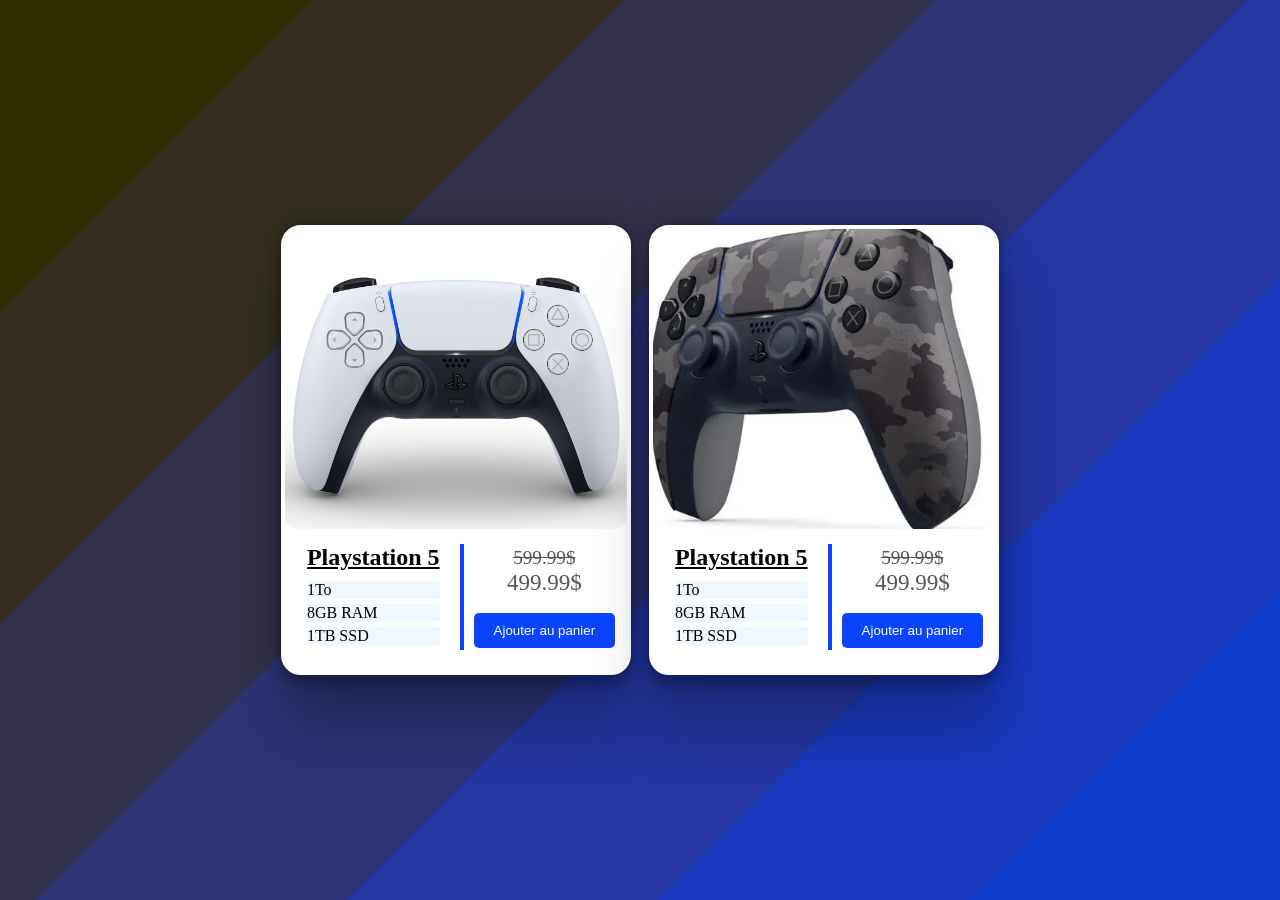
<file: cartearticle2.html>
<html lang="en">
<head>
    <meta charset="UTF-8">
    <meta name="viewport" content="width=device-width, initial-scale=1.0">
    <title>Document</title>
    <link rel="stylesheet" href="cartearticle2.css">
</head>
<body>
    <div class="container">
        <div class="articlecard">
        <div class="cardtop">
            <div class="image"></div>
        </div>

        <div class="cardbottom">
            <div class="maininfos">
                <h3 class="title"> Playstation 5</h3>
                <ul>
                    <li>1To</li>
                    <li>8GB RAM</li>
                    <li>1TB SSD</li>
                </ul>
            </div>
            <div class="order">
                <div class="price">
                    <p class="réduction">599.99$</p>
                    <p class="price">499.99$</p>
                </div>
                <button class="addtocart">Ajouter au panier</button>
            </div>
        </div>
    </div>

    <div class="articlecardps5">
        <div class="cardtop">
            <div class="imageps5"></div>
        </div>

        <div class="cardbottom">
            <div class="maininfos">
                <h3 class="title"> Playstation 5</h3>
                <ul>
                    <li>1To</li>
                    <li>8GB RAM</li>
                    <li>1TB SSD</li>
                </ul>
            </div>
            <div c-lass="order">
                <div class="price">
                    <p class="réduction">599.99$</p>
                    <p class="price">499.99$</p>
                </div>
                <button class="addtocart">Ajouter au panier</button>
            </div>
        </div>
    </div>
    </div>
</body>
</html>
</file>
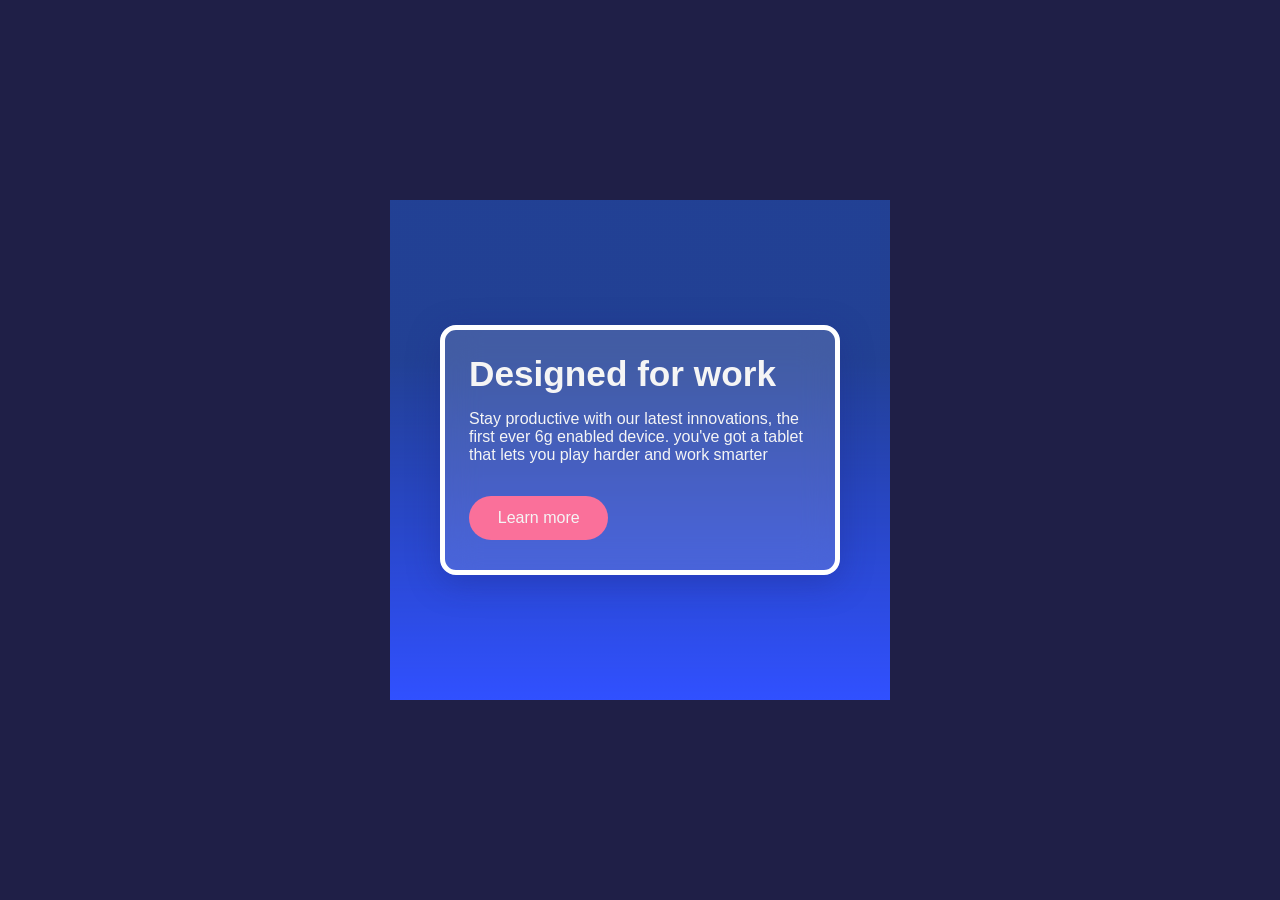
<file: cartewebavancée.html>
<html lang="en">
<head>
    <meta charset="UTF-8">
    <meta name="viewport" content="width=device-width, initial-scale=1.0">
    <title>Document</title>
    <link rel="stylesheet" href="cartewebavancée.css">
</head>
<body>
    <div class="container">
        <div class="card">
            <h1 class="title">Designed for work</h1>
            <p class="subtitle">Stay productive with our latest innovations, the first ever 6g enabled device. you've got a tablet that lets you play harder and work smarter</p>
            <button class="btn">Learn more</button>
        </div>
        <div class="blob"></div>
    </div>
</body>
</html>
</file>
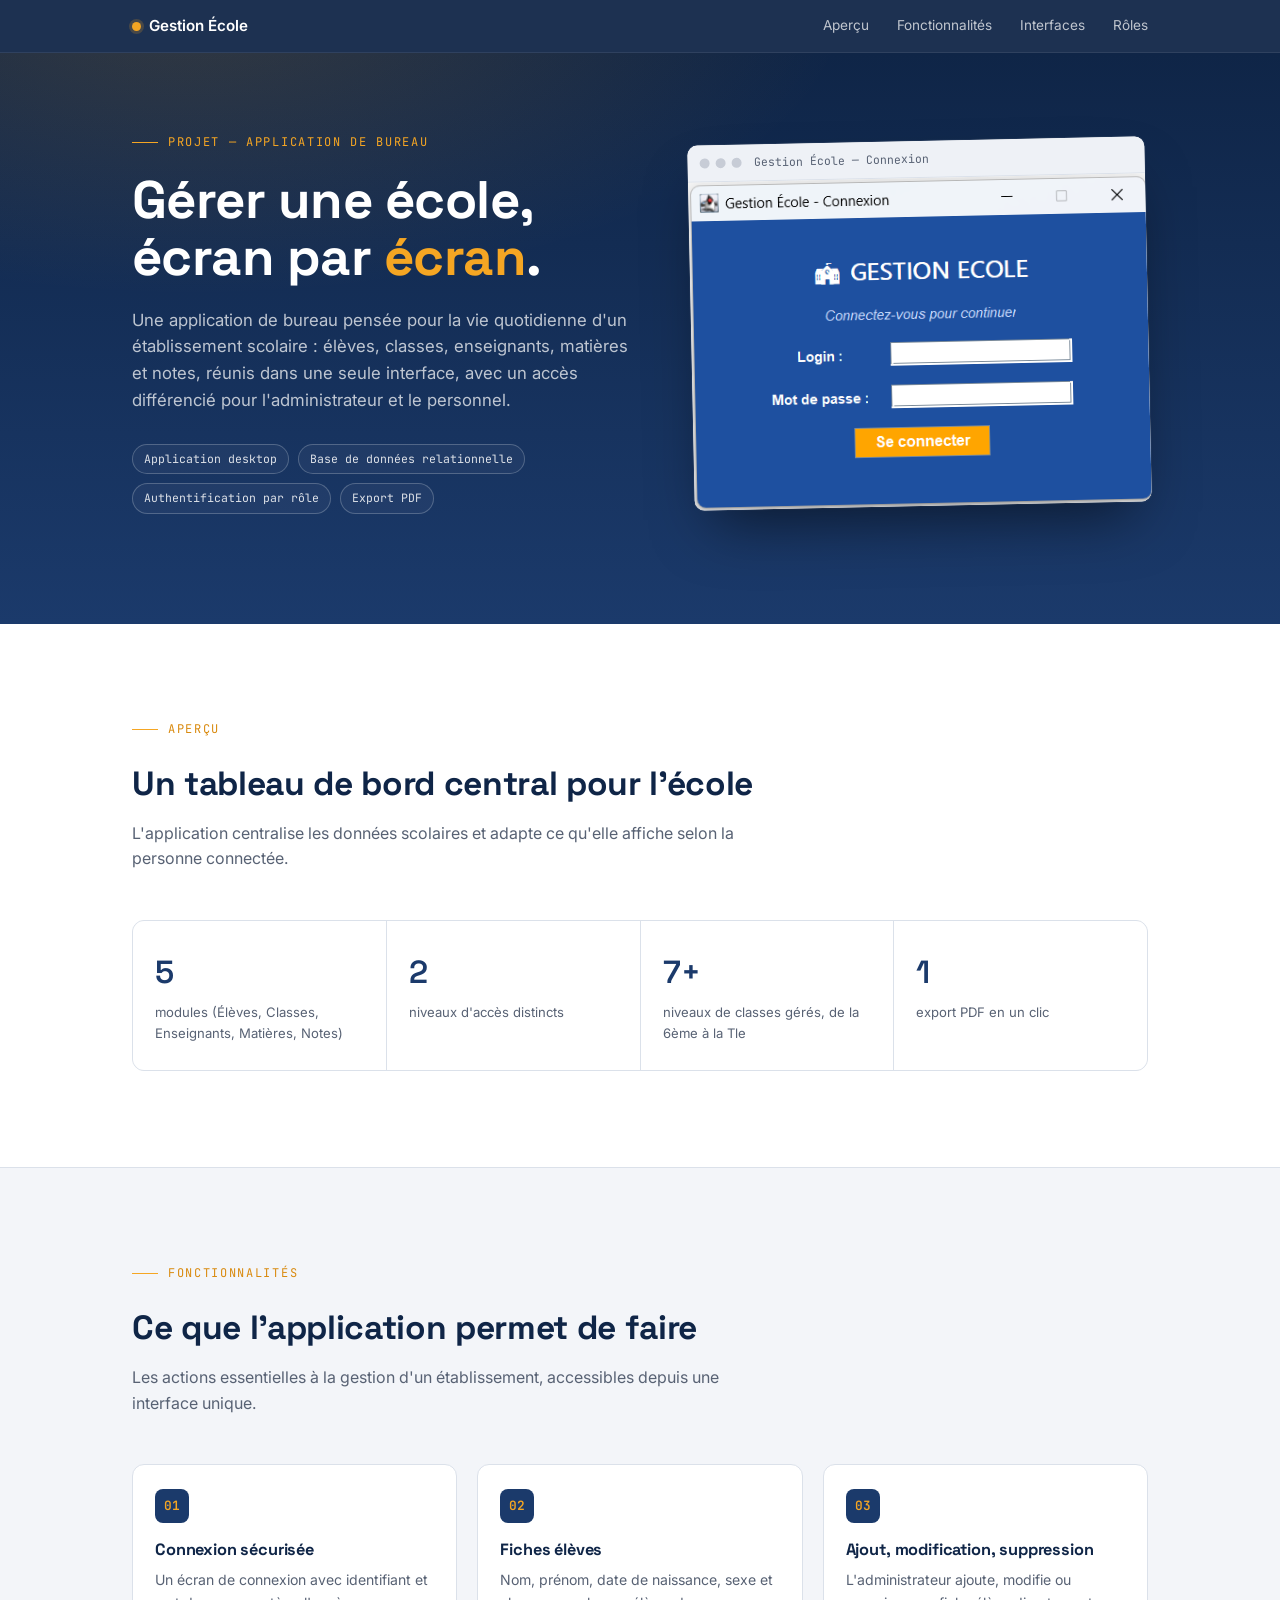
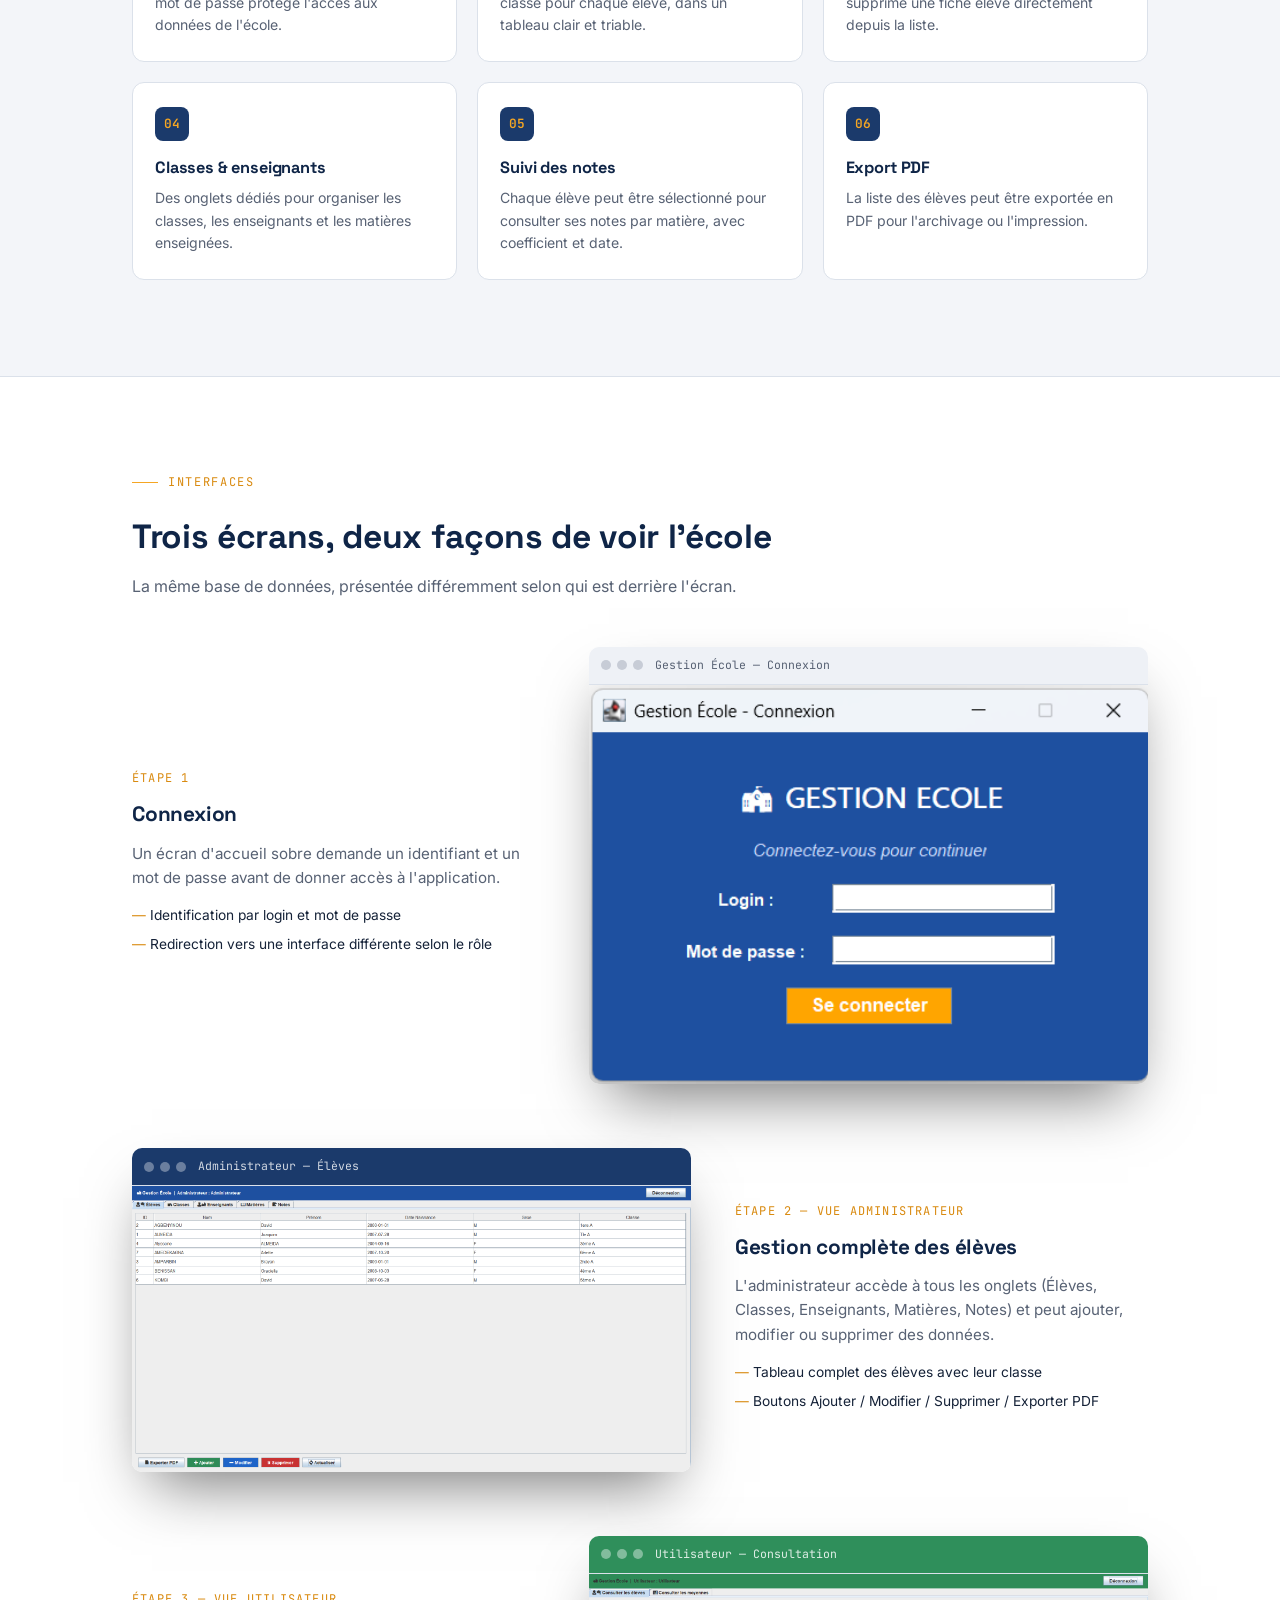
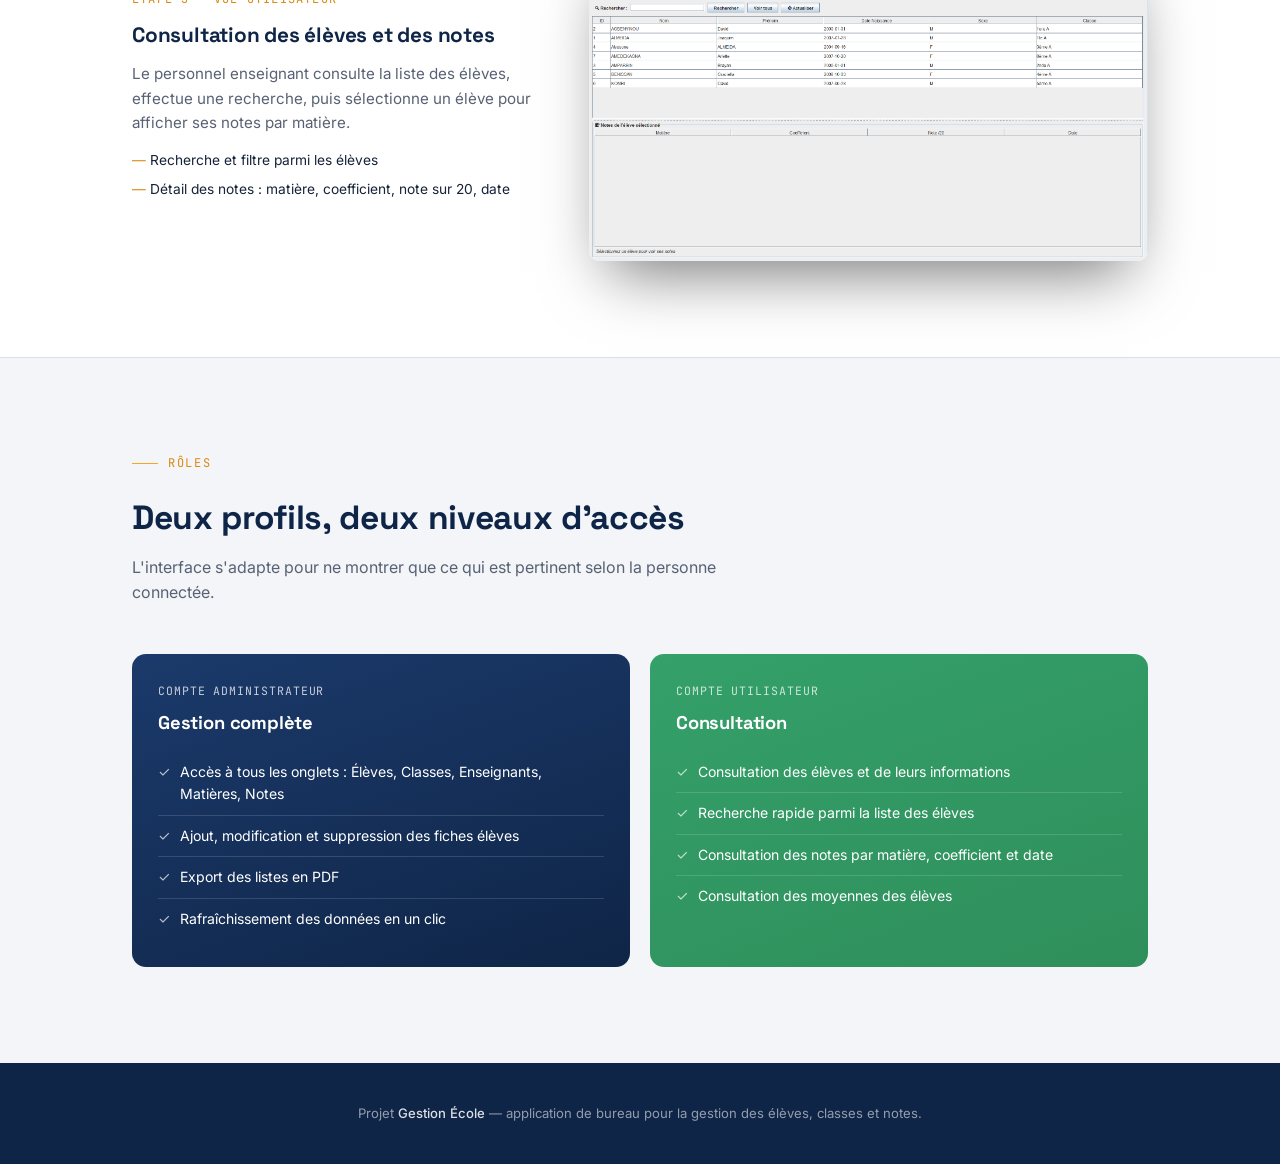
<file: gestionEcole.html>
<!DOCTYPE html>
<html lang="fr">
<head>
<meta charset="UTF-8">
<meta name="viewport" content="width=device-width, initial-scale=1.0">
<title>Gestion École — Application de gestion scolaire</title>
<link rel="preconnect" href="https://fonts.googleapis.com">
<link href="https://fonts.googleapis.com/css2?family=Space+Grotesk:wght@400;500;600;700&family=Inter:wght@400;500;600&family=JetBrains+Mono:wght@400;500&display=swap" rel="stylesheet">
<style>
  :root{
    --navy-deep:#0f2547;
    --navy:#1b3a6b;
    --navy-soft:#2a4d85;
    --amber:#f5a623;
    --amber-deep:#d98a0f;
    --green:#2f8f5b;
    --paper:#f3f5f9;
    --card:#ffffff;
    --ink:#152238;
    --ink-soft:#586274;
    --line:#dbe1ea;
  }

  *{box-sizing:border-box; margin:0; padding:0;}

  html{scroll-behavior:smooth;}

  body{
    background:var(--paper);
    color:var(--ink);
    font-family:'Inter', sans-serif;
    line-height:1.6;
    -webkit-font-smoothing:antialiased;
  }

  h1,h2,h3{
    font-family:'Space Grotesk', sans-serif;
    color:var(--navy-deep);
    letter-spacing:-0.01em;
  }

  .mono{
    font-family:'JetBrains Mono', monospace;
  }

  a{color:inherit;}

  /* ---------- layout helpers ---------- */
  .wrap{
    max-width:1080px;
    margin:0 auto;
    padding:0 32px;
  }
  section{padding:96px 0;}
  @media (max-width:640px){
    section{padding:64px 0;}
    .wrap{padding:0 20px;}
  }

  /* ---------- top bar ---------- */
  .topbar{
    position:sticky; top:0; z-index:50;
    background:rgba(15,37,71,0.94);
    backdrop-filter:blur(6px);
    border-bottom:1px solid rgba(255,255,255,0.08);
  }
  .topbar .wrap{
    display:flex; align-items:center; justify-content:space-between;
    padding-top:14px; padding-bottom:14px;
  }
  .topbar .brand{
    color:#fff; font-weight:600; font-size:0.95rem;
    display:flex; align-items:center; gap:8px;
  }
  .topbar .brand .dot{
    width:9px;height:9px;border-radius:50%;background:var(--amber);
    box-shadow:0 0 0 3px rgba(245,166,35,0.2);
  }
  .topbar nav{display:flex; gap:28px;}
  .topbar nav a{
    color:rgba(255,255,255,0.72);
    font-size:0.85rem;
    text-decoration:none;
    transition:color .2s ease;
  }
  .topbar nav a:hover{color:#fff;}
  @media (max-width:640px){ .topbar nav{display:none;} }

  /* ---------- hero: styled as the app's own login window ---------- */
  .hero{
    background:
      radial-gradient(1100px 500px at 15% -10%, rgba(245,166,35,0.16), transparent 60%),
      linear-gradient(180deg, var(--navy-deep) 0%, var(--navy) 100%);
    padding:80px 0 110px;
    color:#fff;
    overflow:hidden;
  }
  .hero .wrap{
    display:grid;
    grid-template-columns:1.1fr 1fr;
    gap:56px;
    align-items:center;
  }
  @media (max-width:860px){
    .hero .wrap{grid-template-columns:1fr;}
  }

  .eyebrow{
    font-family:'JetBrains Mono', monospace;
    font-size:0.75rem;
    letter-spacing:0.14em;
    text-transform:uppercase;
    color:var(--amber);
    margin-bottom:18px;
    display:flex; align-items:center; gap:10px;
  }
  .eyebrow::before{
    content:"";
    width:26px; height:1px; background:var(--amber);
  }

  .hero h1{
    font-size:clamp(2.1rem, 4.4vw, 3.3rem);
    color:#fff;
    line-height:1.08;
    margin-bottom:22px;
  }
  .hero h1 em{
    font-style:normal;
    color:var(--amber);
  }
  .hero p.lead{
    color:rgba(255,255,255,0.72);
    font-size:1.05rem;
    max-width:46ch;
    margin-bottom:30px;
  }
  .hero .stack-tags{
    display:flex; flex-wrap:wrap; gap:9px;
  }
  .tag{
    font-family:'JetBrains Mono', monospace;
    font-size:0.72rem;
    color:rgba(255,255,255,0.85);
    border:1px solid rgba(255,255,255,0.22);
    padding:5px 11px;
    border-radius:20px;
    background:rgba(255,255,255,0.04);
  }

  /* mock window chrome — the signature element, echoing the app's own title bars */
  .window{
    background:var(--card);
    border-radius:10px;
    overflow:hidden;
    box-shadow:0 30px 60px -20px rgba(0,0,0,0.55), 0 0 0 1px rgba(255,255,255,0.06);
    transform:rotate(-1.2deg);
  }
  .window .titlebar{
    background:#eef1f6;
    padding:9px 12px;
    display:flex; align-items:center; gap:8px;
    border-bottom:1px solid var(--line);
  }
  .window .titlebar .traffic{display:flex; gap:6px;}
  .window .titlebar .traffic span{
    width:10px;height:10px;border-radius:50%; display:inline-block;
    background:#c7ccd6;
  }
  .window .titlebar .label{
    font-family:'JetBrains Mono', monospace;
    font-size:0.72rem;
    color:var(--ink-soft);
    margin-left:4px;
  }
  .window img{display:block; width:100%; height:auto;}

  /* ---------- section heads ---------- */
  .section-head{
    max-width:640px;
    margin-bottom:48px;
  }
  .section-head .eyebrow{color:var(--amber-deep);}
  .section-head h2{font-size:clamp(1.5rem, 3vw, 2.1rem);}
  .section-head p{color:var(--ink-soft); margin-top:10px; font-size:1rem;}

  /* ---------- overview stats ---------- */
  .overview{background:var(--card); border-bottom:1px solid var(--line);}
  .stat-row{
    display:grid;
    grid-template-columns:repeat(4,1fr);
    gap:1px;
    background:var(--line);
    border:1px solid var(--line);
    border-radius:12px;
    overflow:hidden;
  }
  @media (max-width:700px){ .stat-row{grid-template-columns:repeat(2,1fr);} }
  .stat{
    background:var(--card);
    padding:26px 22px;
  }
  .stat .n{
    font-family:'Space Grotesk', sans-serif;
    font-size:2rem; font-weight:600;
    color:var(--navy);
  }
  .stat .l{
    font-size:0.82rem; color:var(--ink-soft); margin-top:4px;
  }

  /* ---------- feature grid ---------- */
  .features{
    display:grid;
    grid-template-columns:repeat(3,1fr);
    gap:20px;
  }
  @media (max-width:800px){ .features{grid-template-columns:repeat(2,1fr);} }
  @media (max-width:560px){ .features{grid-template-columns:1fr;} }

  .feature{
    background:var(--card);
    border:1px solid var(--line);
    border-radius:12px;
    padding:24px 22px;
    transition:transform .18s ease, box-shadow .18s ease;
  }
  .feature:hover{
    transform:translateY(-3px);
    box-shadow:0 14px 30px -14px rgba(15,37,71,0.25);
  }
  .feature .icon{
    width:34px; height:34px;
    border-radius:8px;
    background:var(--navy);
    color:var(--amber);
    display:flex; align-items:center; justify-content:center;
    font-family:'JetBrains Mono', monospace;
    font-size:0.8rem; font-weight:600;
    margin-bottom:14px;
  }
  .feature h3{font-size:1.02rem; margin-bottom:6px; color:var(--navy-deep);}
  .feature p{font-size:0.88rem; color:var(--ink-soft);}

  /* ---------- screenshots gallery ---------- */
  .gallery{
    display:flex; flex-direction:column; gap:64px;
  }
  .shot{
    display:grid;
    grid-template-columns:0.85fr 1.15fr;
    gap:44px;
    align-items:center;
  }
  .shot.reverse{grid-template-columns:1.15fr 0.85fr;}
  .shot.reverse .shot-text{order:2;}
  .shot.reverse .shot-img{order:1;}
  @media (max-width:800px){
    .shot, .shot.reverse{grid-template-columns:1fr;}
    .shot.reverse .shot-text{order:1;}
    .shot.reverse .shot-img{order:2;}
  }
  .shot-text .step{
    font-family:'JetBrains Mono', monospace;
    font-size:0.75rem; color:var(--amber-deep);
    letter-spacing:0.1em; text-transform:uppercase;
    margin-bottom:10px;
  }
  .shot-text h3{font-size:1.3rem; margin-bottom:10px;}
  .shot-text p{color:var(--ink-soft); font-size:0.95rem;}
  .shot-text ul{margin-top:14px; padding-left:0; list-style:none;}
  .shot-text li{
    font-size:0.86rem; color:var(--ink);
    padding-left:18px; position:relative; margin-bottom:7px;
  }
  .shot-text li::before{
    content:"—"; position:absolute; left:0; color:var(--amber-deep);
  }

  .shot-img .window{transform:rotate(0);}
  .shot-img .window.tone-navy .titlebar{background:var(--navy);}
  .shot-img .window.tone-navy .titlebar .label{color:rgba(255,255,255,0.8);}
  .shot-img .window.tone-navy .titlebar .traffic span{background:rgba(255,255,255,0.35);}
  .shot-img .window.tone-green .titlebar{background:var(--green);}
  .shot-img .window.tone-green .titlebar .label{color:rgba(255,255,255,0.85);}
  .shot-img .window.tone-green .titlebar .traffic span{background:rgba(255,255,255,0.4);}

  /* ---------- roles comparison ---------- */
  .roles{
    display:grid;
    grid-template-columns:1fr 1fr;
    gap:20px;
  }
  @media (max-width:700px){ .roles{grid-template-columns:1fr;} }
  .role-card{
    border-radius:14px;
    padding:28px 26px;
    color:#fff;
  }
  .role-card.admin{background:linear-gradient(160deg, var(--navy) 0%, var(--navy-deep) 100%);}
  .role-card.user{background:linear-gradient(160deg, #34a06a 0%, var(--green) 100%);}
  .role-card .role-tag{
    font-family:'JetBrains Mono', monospace;
    font-size:0.72rem; letter-spacing:0.08em; text-transform:uppercase;
    opacity:0.75; margin-bottom:8px; display:block;
  }
  .role-card h3{color:#fff; font-size:1.15rem; margin-bottom:14px;}
  .role-card ul{list-style:none;}
  .role-card li{
    font-size:0.88rem;
    padding:9px 0;
    border-top:1px solid rgba(255,255,255,0.14);
    display:flex; gap:10px; align-items:flex-start;
  }
  .role-card li:first-of-type{border-top:none;}
  .role-card li::before{content:"✓"; opacity:0.7; flex-shrink:0;}

  /* ---------- footer ---------- */
  footer{
    background:var(--navy-deep);
    color:rgba(255,255,255,0.55);
    padding:40px 0;
    font-size:0.82rem;
    text-align:center;
  }
  footer strong{color:rgba(255,255,255,0.85); font-weight:500;}
</style>
</head>
<body>

<div class="topbar">
  <div class="wrap">
    <div class="brand"><span class="dot"></span> Gestion École</div>
    <nav>
      <a href="#apercu">Aperçu</a>
      <a href="#fonctionnalites">Fonctionnalités</a>
      <a href="#interfaces">Interfaces</a>
      <a href="#roles">Rôles</a>
    </nav>
  </div>
</div>

<header class="hero">
  <div class="wrap">
    <div>
      <div class="eyebrow">Projet — Application de bureau</div>
      <h1>Gérer une école,<br>écran par <em>écran</em>.</h1>
      <p class="lead">
        Une application de bureau pensée pour la vie quotidienne d'un établissement scolaire :
        élèves, classes, enseignants, matières et notes, réunis dans une seule interface,
        avec un accès différencié pour l'administrateur et le personnel.
      </p>
      <div class="stack-tags">
        <span class="tag">Application desktop</span>
        <span class="tag">Base de données relationnelle</span>
        <span class="tag">Authentification par rôle</span>
        <span class="tag">Export PDF</span>
      </div>
    </div>
    <div class="window">
      <div class="titlebar">
        <div class="traffic"><span></span><span></span><span></span></div>
        <span class="label">Gestion École — Connexion</span>
      </div>
      <img src="C_connexion.png" alt="Écran de connexion de l'application Gestion École">
    </div>
  </div>
</header>

<section class="overview" id="apercu">
  <div class="wrap">
    <div class="section-head">
      <div class="eyebrow">Aperçu</div>
      <h2>Un tableau de bord central pour l'école</h2>
      <p>L'application centralise les données scolaires et adapte ce qu'elle affiche selon la personne connectée.</p>
    </div>
    <div class="stat-row">
      <div class="stat"><div class="n">5</div><div class="l">modules (Élèves, Classes, Enseignants, Matières, Notes)</div></div>
      <div class="stat"><div class="n">2</div><div class="l">niveaux d'accès distincts</div></div>
      <div class="stat"><div class="n">7+</div><div class="l">niveaux de classes gérés, de la 6ème à la Tle</div></div>
      <div class="stat"><div class="n">1</div><div class="l">export PDF en un clic</div></div>
    </div>
  </div>
</section>

<section id="fonctionnalites">
  <div class="wrap">
    <div class="section-head">
      <div class="eyebrow">Fonctionnalités</div>
      <h2>Ce que l'application permet de faire</h2>
      <p>Les actions essentielles à la gestion d'un établissement, accessibles depuis une interface unique.</p>
    </div>
    <div class="features">
      <div class="feature">
        <div class="icon">01</div>
        <h3>Connexion sécurisée</h3>
        <p>Un écran de connexion avec identifiant et mot de passe protège l'accès aux données de l'école.</p>
      </div>
      <div class="feature">
        <div class="icon">02</div>
        <h3>Fiches élèves</h3>
        <p>Nom, prénom, date de naissance, sexe et classe pour chaque élève, dans un tableau clair et triable.</p>
      </div>
      <div class="feature">
        <div class="icon">03</div>
        <h3>Ajout, modification, suppression</h3>
        <p>L'administrateur ajoute, modifie ou supprime une fiche élève directement depuis la liste.</p>
      </div>
      <div class="feature">
        <div class="icon">04</div>
        <h3>Classes &amp; enseignants</h3>
        <p>Des onglets dédiés pour organiser les classes, les enseignants et les matières enseignées.</p>
      </div>
      <div class="feature">
        <div class="icon">05</div>
        <h3>Suivi des notes</h3>
        <p>Chaque élève peut être sélectionné pour consulter ses notes par matière, avec coefficient et date.</p>
      </div>
      <div class="feature">
        <div class="icon">06</div>
        <h3>Export PDF</h3>
        <p>La liste des élèves peut être exportée en PDF pour l'archivage ou l'impression.</p>
      </div>
    </div>
  </div>
</section>

<section id="interfaces" style="background:var(--card); border-top:1px solid var(--line); border-bottom:1px solid var(--line);">
  <div class="wrap">
    <div class="section-head">
      <div class="eyebrow">Interfaces</div>
      <h2>Trois écrans, deux façons de voir l'école</h2>
      <p>La même base de données, présentée différemment selon qui est derrière l'écran.</p>
    </div>

    <div class="gallery">
      <div class="shot">
        <div class="shot-text">
          <div class="step">Étape 1</div>
          <h3>Connexion</h3>
          <p>Un écran d'accueil sobre demande un identifiant et un mot de passe avant de donner accès à l'application.</p>
          <ul>
            <li>Identification par login et mot de passe</li>
            <li>Redirection vers une interface différente selon le rôle</li>
          </ul>
        </div>
        <div class="shot-img">
          <div class="window">
            <div class="titlebar">
              <div class="traffic"><span></span><span></span><span></span></div>
              <span class="label">Gestion École — Connexion</span>
            </div>
            <img src="C_connexion.png" alt="Écran de connexion">
          </div>
        </div>
      </div>

      <div class="shot reverse">
        <div class="shot-text">
          <div class="step">Étape 2 — Vue administrateur</div>
          <h3>Gestion complète des élèves</h3>
          <p>L'administrateur accède à tous les onglets (Élèves, Classes, Enseignants, Matières, Notes) et peut ajouter, modifier ou supprimer des données.</p>
          <ul>
            <li>Tableau complet des élèves avec leur classe</li>
            <li>Boutons Ajouter / Modifier / Supprimer / Exporter PDF</li>
          </ul>
        </div>
        <div class="shot-img">
          <div class="window tone-navy">
            <div class="titlebar">
              <div class="traffic"><span></span><span></span><span></span></div>
              <span class="label">Administrateur — Élèves</span>
            </div>
            <img src="C_admin.png" alt="Interface administrateur listant les élèves">
          </div>
        </div>
      </div>

      <div class="shot">
        <div class="shot-text">
          <div class="step">Étape 3 — Vue utilisateur</div>
          <h3>Consultation des élèves et des notes</h3>
          <p>Le personnel enseignant consulte la liste des élèves, effectue une recherche, puis sélectionne un élève pour afficher ses notes par matière.</p>
          <ul>
            <li>Recherche et filtre parmi les élèves</li>
            <li>Détail des notes : matière, coefficient, note sur 20, date</li>
          </ul>
        </div>
        <div class="shot-img">
          <div class="window tone-green">
            <div class="titlebar">
              <div class="traffic"><span></span><span></span><span></span></div>
              <span class="label">Utilisateur — Consultation</span>
            </div>
            <img src="C_user.png" alt="Interface utilisateur consultant les élèves et leurs notes">
          </div>
        </div>
      </div>
    </div>
  </div>
</section>

<section id="roles">
  <div class="wrap">
    <div class="section-head">
      <div class="eyebrow">Rôles</div>
      <h2>Deux profils, deux niveaux d'accès</h2>
      <p>L'interface s'adapte pour ne montrer que ce qui est pertinent selon la personne connectée.</p>
    </div>
    <div class="roles">
      <div class="role-card admin">
        <span class="role-tag">Compte Administrateur</span>
        <h3>Gestion complète</h3>
        <ul>
          <li>Accès à tous les onglets : Élèves, Classes, Enseignants, Matières, Notes</li>
          <li>Ajout, modification et suppression des fiches élèves</li>
          <li>Export des listes en PDF</li>
          <li>Rafraîchissement des données en un clic</li>
        </ul>
      </div>
      <div class="role-card user">
        <span class="role-tag">Compte Utilisateur</span>
        <h3>Consultation</h3>
        <ul>
          <li>Consultation des élèves et de leurs informations</li>
          <li>Recherche rapide parmi la liste des élèves</li>
          <li>Consultation des notes par matière, coefficient et date</li>
          <li>Consultation des moyennes des élèves</li>
        </ul>
      </div>
    </div>
  </div>
</section>

<footer>
  <div class="wrap">
    Projet <strong>Gestion École</strong> — application de bureau pour la gestion des élèves, classes et notes.
  </div>
</footer>

</body>
</html>
</file>
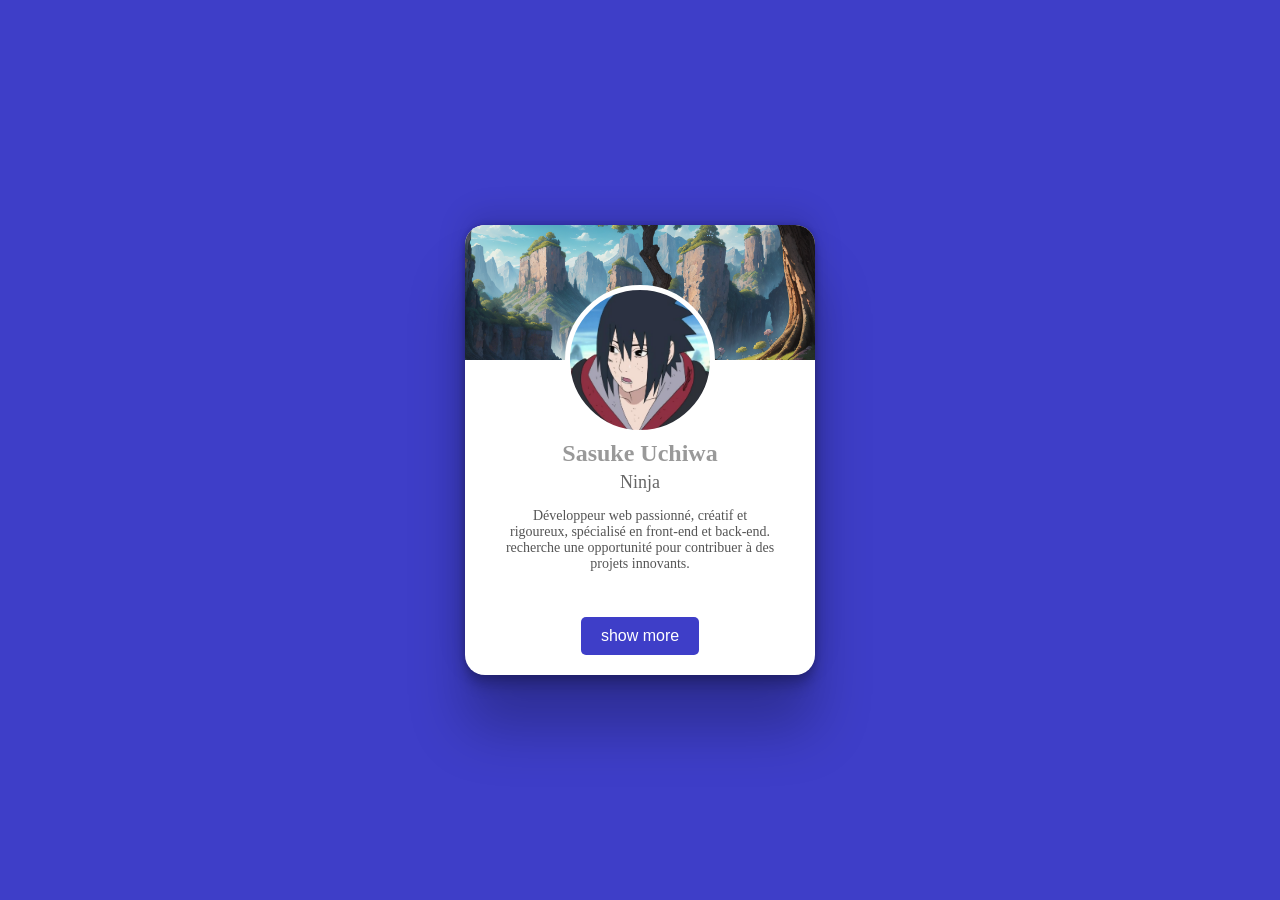
<file: presentationcard.html>
<html lang="en">
<head>
    <meta charset="UTF-8">
    <meta name="viewport" content="width=device-width, initial-scale=1.0">
    <title>Document</title>
    <link rel="stylesheet" href="presentationcard.css">
</head>
<body>
    <div class="presentationcard">
        <div class="cardtop">
            <div class="image"></div>
        </div>

        <div class="cardbottom">
            <div class="profileinfos">
                <div class="maininfos">
                    <h3 class="nom"> Sasuke Uchiwa</h3>
                    <p class="job">Ninja</p>
                </div>

                <p class="description">Développeur web passionné, créatif et rigoureux, spécialisé en front-end et back-end. recherche une opportunité pour contribuer à des projets innovants.</p>

            </div>
        </div>

        <button> show more </button>
    </div>
</body>
</html>
</file>
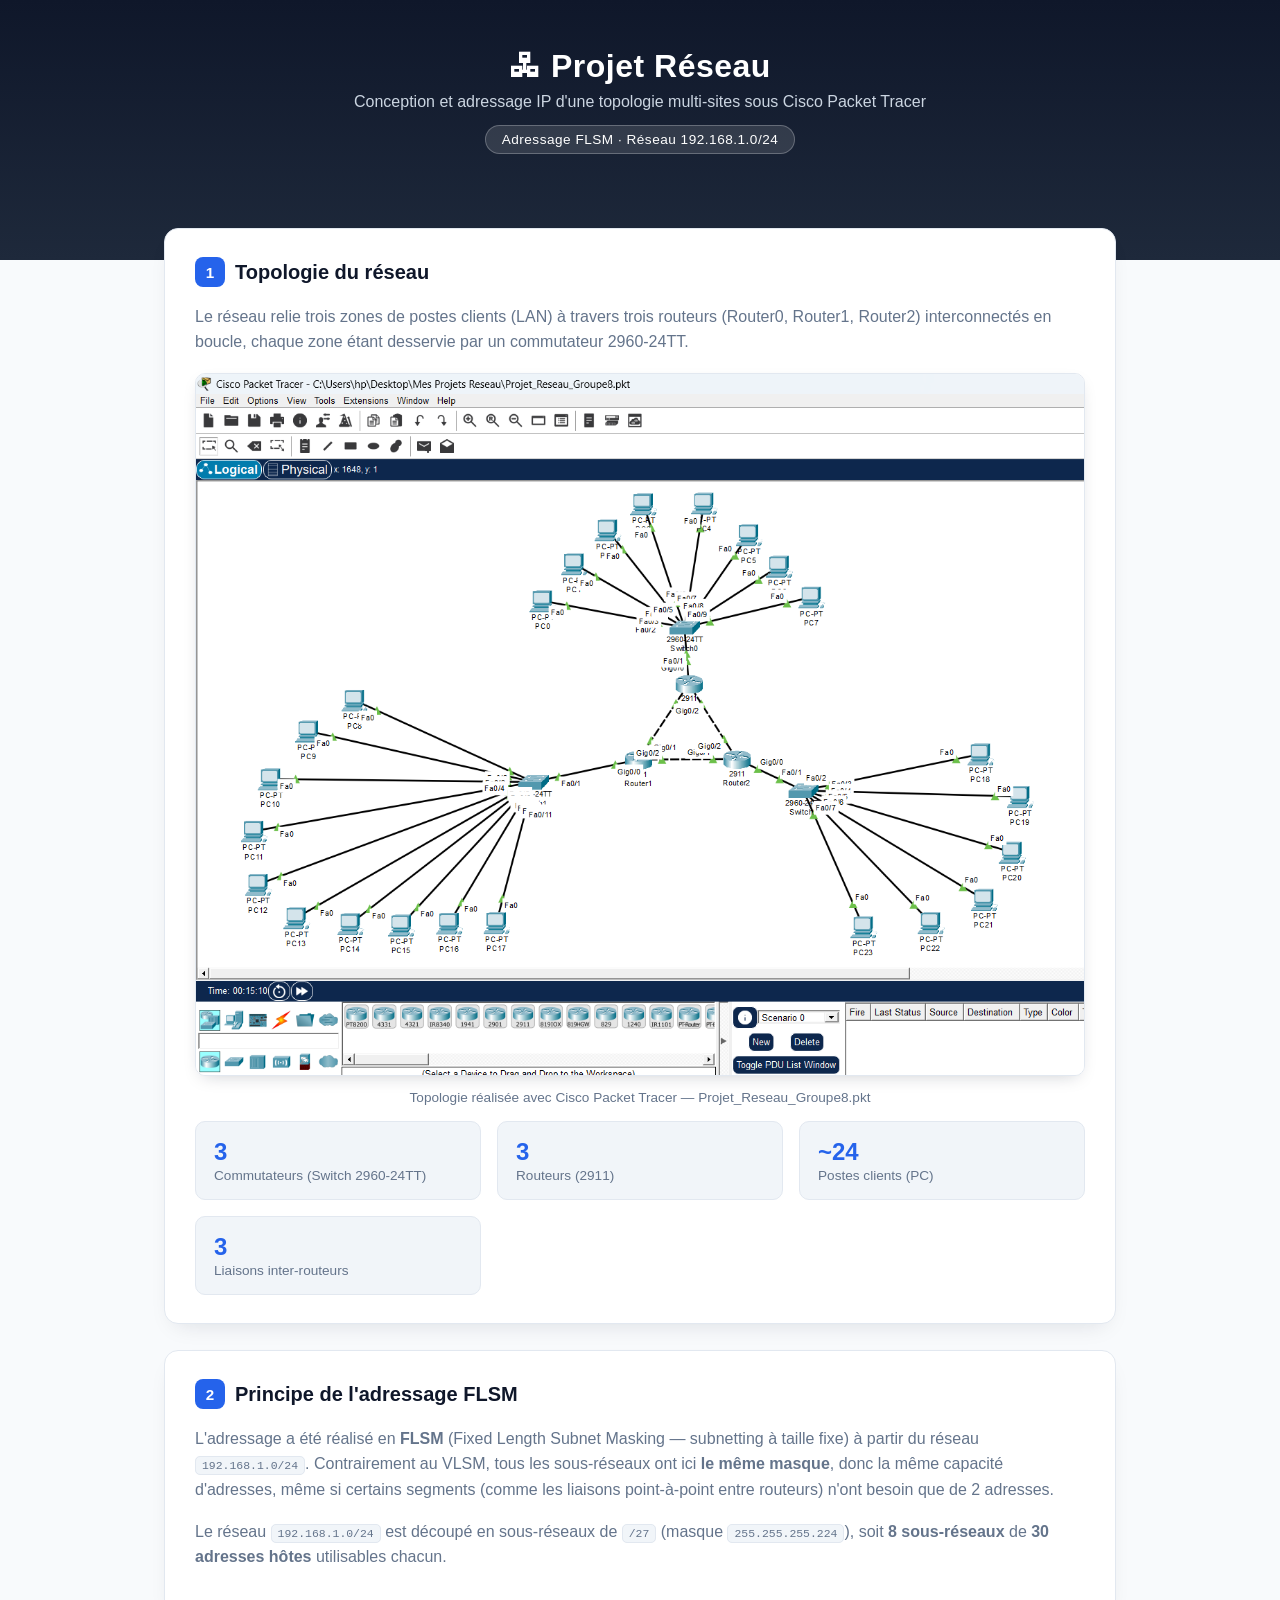
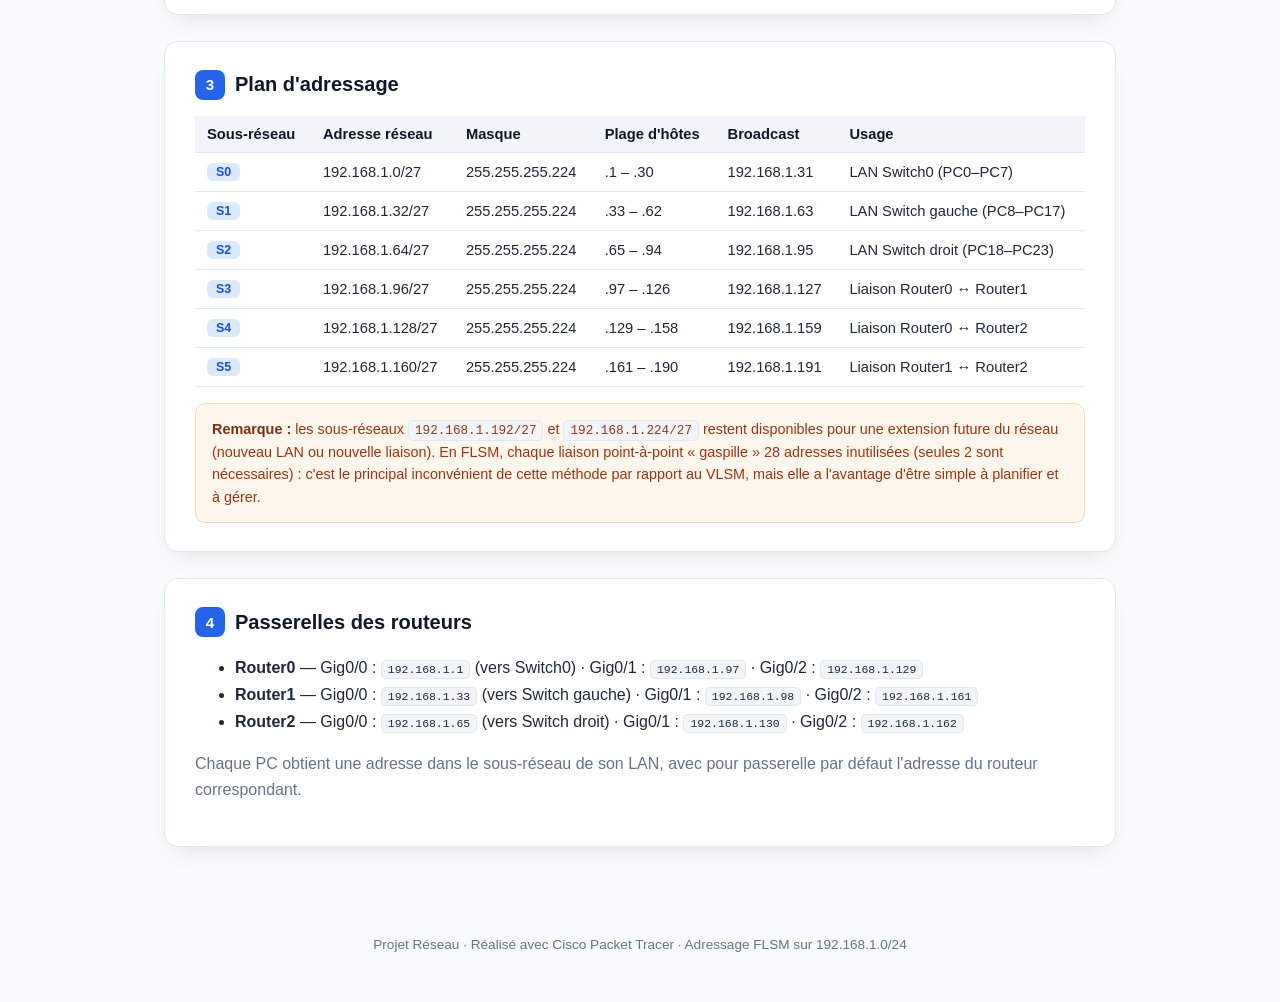
<file: projet_reseau.html>
<!DOCTYPE html>
<html lang="fr">
<head>
<meta charset="UTF-8">
<title>Projet Réseau — Groupe 8</title>
<style>
  :root{
    --bg:#0f172a; --panel:#ffffff; --accent:#2563eb; --accent2:#0ea5e9;
    --text:#1e293b; --muted:#64748b; --border:#e2e8f0; --soft:#f1f5f9;
  }
  *{box-sizing:border-box;}
  body{
    margin:0; font-family:'Segoe UI', Arial, sans-serif; color:var(--text);
    background:linear-gradient(180deg,#0f172a 0%, #1e293b 260px, #f8fafc 260px);
  }
  header{
    max-width:1000px; margin:0 auto; padding:48px 24px 24px;
    color:#fff; text-align:center;
  }
  header h1{ margin:0 0 8px; font-size:2rem; letter-spacing:.5px;}
  header p{ margin:0; color:#cbd5e1; font-size:1rem;}
  .badge{
    display:inline-block; margin-top:14px; padding:6px 16px;
    background:rgba(255,255,255,.12); border:1px solid rgba(255,255,255,.25);
    border-radius:999px; font-size:.85rem; letter-spacing:.5px;
  }
  main{ max-width:1000px; margin:50px auto 60px; padding:0 24px; }
  section.card{
    background:var(--panel); border:1px solid var(--border); border-radius:14px;
    padding:28px 30px; margin-bottom:26px; box-shadow:0 10px 25px -12px rgba(15,23,42,.15);
  }
  h2{
    display:flex; align-items:center; gap:10px; font-size:1.25rem; margin-top:0;
    color:#0f172a;
  }
  h2 .num{
    background:var(--accent); color:#fff; width:30px; height:30px; border-radius:8px;
    display:flex; align-items:center; justify-content:center; font-size:.95rem; flex-shrink:0;
  }
  .lead{ color:var(--muted); line-height:1.6; }
  .img-wrap{ text-align:center; margin:18px 0 6px; }
  .img-wrap img{
    max-width:100%; border-radius:10px; border:1px solid var(--border);
    box-shadow:0 6px 18px -8px rgba(15,23,42,.25);
  }
  .caption{ text-align:center; color:var(--muted); font-size:.85rem; margin-top:10px; }
  .grid{ display:grid; grid-template-columns:repeat(auto-fit,minmax(220px,1fr)); gap:16px; margin-top:16px;}
  .stat{
    background:var(--soft); border:1px solid var(--border); border-radius:10px;
    padding:16px 18px;
  }
  .stat .n{ font-size:1.5rem; font-weight:700; color:var(--accent); }
  .stat .l{ font-size:.85rem; color:var(--muted); margin-top:2px; }
  table{ width:100%; border-collapse:collapse; margin-top:14px; font-size:.92rem; }
  th, td{ padding:10px 12px; border-bottom:1px solid var(--border); text-align:left; }
  th{ background:var(--soft); color:#0f172a; font-weight:600; }
  tr:hover td{ background:#f8fafc; }
  .tag{
    display:inline-block; padding:2px 9px; border-radius:6px; font-size:.78rem;
    background:#dbeafe; color:#1d4ed8; font-weight:600;
  }
  .note{
    background:#fff7ed; border:1px solid #fed7aa; color:#9a3412;
    border-radius:10px; padding:14px 16px; font-size:.9rem; margin-top:16px; line-height:1.55;
  }
  .note b{ color:#7c2d12; }
  ul{ line-height:1.7; color:var(--text); }
  code{
    background:var(--soft); padding:2px 6px; border-radius:5px; font-size:.88em;
    border:1px solid var(--border);
  }
  footer{
    text-align:center; color:var(--muted); font-size:.85rem; padding:30px 0 50px;
  }
</style>
</head>
<body>

<header>
  <h1>🖧 Projet Réseau </h1>
  <p>Conception et adressage IP d'une topologie multi-sites sous Cisco Packet Tracer</p>
  <span class="badge">Adressage FLSM · Réseau 192.168.1.0/24</span>
</header>

<main>

  <section class="card">
    <h2><span class="num">1</span> Topologie du réseau</h2>
    <p class="lead">Le réseau relie trois zones de postes clients (LAN) à travers trois routeurs (Router0, Router1, Router2) interconnectés en boucle, chaque zone étant desservie par un commutateur 2960-24TT.</p>
    <div class="img-wrap">
      <img src="topologie.png" alt="Topologie du réseau - Cisco Packet Tracer">
    </div>
    <p class="caption">Topologie réalisée avec Cisco Packet Tracer — Projet_Reseau_Groupe8.pkt</p>

    <div class="grid">
      <div class="stat"><div class="n">3</div><div class="l">Commutateurs (Switch 2960-24TT)</div></div>
      <div class="stat"><div class="n">3</div><div class="l">Routeurs (2911)</div></div>
      <div class="stat"><div class="n">~24</div><div class="l">Postes clients (PC)</div></div>
      <div class="stat"><div class="n">3</div><div class="l">Liaisons inter-routeurs</div></div>
    </div>
  </section>

  <section class="card">
    <h2><span class="num">2</span> Principe de l'adressage FLSM</h2>
    <p class="lead">
      L'adressage a été réalisé en <b>FLSM</b> (Fixed Length Subnet Masking — subnetting à taille fixe) à partir du réseau
      <code>192.168.1.0/24</code>. Contrairement au VLSM, tous les sous-réseaux ont ici <b>le même masque</b>, donc la même capacité
      d'adresses, même si certains segments (comme les liaisons point-à-point entre routeurs) n'ont besoin que de 2 adresses.
    </p>
    <p class="lead">
      Le réseau <code>192.168.1.0/24</code> est découpé en sous-réseaux de <code>/27</code>
      (masque <code>255.255.255.224</code>), soit <b>8 sous-réseaux</b> de <b>30 adresses hôtes</b> utilisables chacun.
    </p>
  </section>

  <section class="card">
    <h2><span class="num">3</span> Plan d'adressage</h2>
    <table>
      <thead>
        <tr>
          <th>Sous-réseau</th>
          <th>Adresse réseau</th>
          <th>Masque</th>
          <th>Plage d'hôtes</th>
          <th>Broadcast</th>
          <th>Usage</th>
        </tr>
      </thead>
      <tbody>
        <tr>
          <td><span class="tag">S0</span></td>
          <td>192.168.1.0/27</td>
          <td>255.255.255.224</td>
          <td>.1 – .30</td>
          <td>192.168.1.31</td>
          <td>LAN Switch0 (PC0–PC7)</td>
        </tr>
        <tr>
          <td><span class="tag">S1</span></td>
          <td>192.168.1.32/27</td>
          <td>255.255.255.224</td>
          <td>.33 – .62</td>
          <td>192.168.1.63</td>
          <td>LAN Switch gauche (PC8–PC17)</td>
        </tr>
        <tr>
          <td><span class="tag">S2</span></td>
          <td>192.168.1.64/27</td>
          <td>255.255.255.224</td>
          <td>.65 – .94</td>
          <td>192.168.1.95</td>
          <td>LAN Switch droit (PC18–PC23)</td>
        </tr>
        <tr>
          <td><span class="tag">S3</span></td>
          <td>192.168.1.96/27</td>
          <td>255.255.255.224</td>
          <td>.97 – .126</td>
          <td>192.168.1.127</td>
          <td>Liaison Router0 ↔ Router1</td>
        </tr>
        <tr>
          <td><span class="tag">S4</span></td>
          <td>192.168.1.128/27</td>
          <td>255.255.255.224</td>
          <td>.129 – .158</td>
          <td>192.168.1.159</td>
          <td>Liaison Router0 ↔ Router2</td>
        </tr>
        <tr>
          <td><span class="tag">S5</span></td>
          <td>192.168.1.160/27</td>
          <td>255.255.255.224</td>
          <td>.161 – .190</td>
          <td>192.168.1.191</td>
          <td>Liaison Router1 ↔ Router2</td>
        </tr>
      </tbody>
    </table>

    <div class="note">
      <b>Remarque :</b> les sous-réseaux <code>192.168.1.192/27</code> et <code>192.168.1.224/27</code> restent disponibles
      pour une extension future du réseau (nouveau LAN ou nouvelle liaison).
      En FLSM, chaque liaison point-à-point « gaspille » 28 adresses inutilisées (seules 2 sont nécessaires) : c'est le
      principal inconvénient de cette méthode par rapport au VLSM, mais elle a l'avantage d'être simple à planifier et à gérer.
    </div>
  </section>

  <section class="card">
    <h2><span class="num">4</span> Passerelles des routeurs</h2>
    <ul>
      <li><b>Router0</b> — Gig0/0 : <code>192.168.1.1</code> (vers Switch0) · Gig0/1 : <code>192.168.1.97</code> · Gig0/2 : <code>192.168.1.129</code></li>
      <li><b>Router1</b> — Gig0/0 : <code>192.168.1.33</code> (vers Switch gauche) · Gig0/1 : <code>192.168.1.98</code> · Gig0/2 : <code>192.168.1.161</code></li>
      <li><b>Router2</b> — Gig0/0 : <code>192.168.1.65</code> (vers Switch droit) · Gig0/1 : <code>192.168.1.130</code> · Gig0/2 : <code>192.168.1.162</code></li>
    </ul>
    <p class="lead">Chaque PC obtient une adresse dans le sous-réseau de son LAN, avec pour passerelle par défaut l'adresse du routeur correspondant.</p>
  </section>

</main>

<footer>
  Projet Réseau · Réalisé avec Cisco Packet Tracer · Adressage FLSM sur 192.168.1.0/24
</footer>

</body>
</html>
</file>
<file: cartearticle2.css>
/* Reset CSS */
* {
    margin: 0;
    padding: 0;
    box-sizing: border-box;
}

/* Body Styling */
body {
    display: flex;
    justify-content: center;
    align-items: center;
    height: 100vh;
    background-color: #3e3ec8;
    /* https://grabient.com/HQRgTCA0wKwMwHZpwGw2gBgBxWHAnACzSFxYmHrAaH4kZiQzD4hKwpyRyxYJA?style=linearSwatches&angle=135 */

background: linear-gradient(135deg, #312c00 0.000%, #312c00 14.286%, #332e1e calc(14.286% + 1px), #332e1e 28.571%, #323149 calc(28.571% + 1px), #323149 42.857%, #2c3377 calc(42.857% + 1px), #2c3377 57.143%, #2436a2 calc(57.143% + 1px), #2436a2 71.429%, #1a39c0 calc(71.429% + 1px), #1a39c0 85.714%, #113ccc calc(85.714% + 1px) 100.000%);
}

.container {
    display: flex;
    justify-content: center;
    align-items: center;
    height: 100vh;
    gap: 18px;
}

/* Article Card Styling */
.articlecard {
    border: solid 4px #ffffff;
    transition: all 0.3s ease;
    background-color: #fff;
    overflow: hidden; /* Ensure content doesn't overflow the card */
    width: 350px;
    height: 450px;
    border-radius: 20px;
    display: flex;
    flex-direction: column; /* Stack content vertically */
    align-items: center;
    box-shadow: rgba(0, 0, 0, 0.25) 0px 54px 55px, rgba(0, 0, 0, 0.12) 0px -12px 30px, rgba(0, 0, 0, 0.12) 0px 4px 6px, rgba(0, 0, 0, 0.17) 0px 12px 13px, rgba(0, 0, 0, 0.09) 0px -3px 5px;
}

.articlecardps5 {
    border: solid 4px #ffffff;
    transition: all 0.3s ease;
    background-color: #fff;
    overflow: hidden; /* Ensure content doesn't overflow the card */
    width: 350px;
    height: 450px;
    border-radius: 20px;
    display: flex;
    flex-direction: column; /* Stack content vertically */
    align-items: center;
    box-shadow: rgba(0, 0, 0, 0.25) 0px 54px 55px, rgba(0, 0, 0, 0.12) 0px -12px 30px, rgba(0, 0, 0, 0.12) 0px 4px 6px, rgba(0, 0, 0, 0.17) 0px 12px 13px, rgba(0, 0, 0, 0.09) 0px -3px 5px;
}

/* Hover Effect for Article Card */
.articlecard:hover{
    transform: translateY(-10px);
    border-color: #09aed3;
    box-shadow: 0px 0px 5px#fff;
}

.articlecardps5:hover{
    transform: translateY(-10px);
    border-color: #09aed3;
     box-shadow: 0px 0px 5px#fff;
}

/* Article Top Section */
.cardtop{
    margin-bottom: 15px;
}

/* Article Image Styling */
.image {
    height: 300px;
    width: 350px;
    border-radius: 20px;
    background-image: url(manetteps5.jpg); /* Replace with your image path */
    background-size: cover; /* Ensure the image covers the entire area */
    background-position: center; /* Center the image */
}

.imageps5 {
    height: 300px;
    width: 350px;
    border-radius: 20px;
    background-image: url(ps5military.webp); /* Replace with your image path */
    background-size: cover; /* Ensure the image covers the entire area */
    background-position: center; /* Center the image */
}

/* Article Bottom Section */
.cardbottom {
    display: flex;
    align-items: center;
    text-align: center;
}

/* Article Title Styling */
.maininfos{
    border-right: solid 4px #0a44ff;
    padding-right: 20px;
    margin: 0 10px;
}

/* Article Description Styling */
.title {
    font-family: 'Times New Roman', Times, serif;
    text-decoration: underline;
    font-size: 1.5em;
    margin-bottom: 10px;
    transition: all 0.3s ease;
}

/* Hover Effect for Article Title */
.title:hover{
    text-shadow: 0 0 2px #0a44ff, 0 0 3px #0a44ff, 0 0 4px #0a44ff;
}

/* Article Description Styling */
ul {
    list-style: none;
}

/* Article List Item Styling */
ul li {
    background-color: aliceblue;
    margin-bottom: 5px;
    display: flex;
    transition: all 0.3s ease;
}

/* Hover Effect for Article List Items */
ul li:hover{
    background-color: aqua;
}

.order{

}

/* Article Price Styling */
.réduction{
    text-decoration: line-through;
}

/* Hover Effect for Article Price */
.price {
    font-family: 'Times New Roman', Times, serif;
    font-size: 1.2em;
    color: #555;
    margin-bottom: 17px;
}

/* Hover Effect for Article Price */
.price:hover{
    color: #0a44ff;
    font-size: 1.4em;
    font-weight: bold;
}

/* Article Actions Section */
.addtocart {
    padding: 10px 20px;
    background-color: #0a44ff;
    color: #fff;
    border: none;
    border-radius: 5px;
    cursor: pointer;
    transition: all 0.3s ease;
}

/*  Hover Effect for Add to Cart Button */
.addtocart:hover{
    transform: translateY(-8px);
    background-color: #3e3ec8;
    box-shadow: #555;
}
</file>
<file: cartewebavancée.css>
* {
    margin: 0;
    padding: 0;
    box-sizing: border-box;
    font-family: "nunito", sans-serif;
}

body{
    background: #1f1f47;
}

.container {
    min-height: 100vh; /* Ensure the container takes at least the full viewport height */
    position: relative;
    width: 100%;
    display: flex;
    justify-content: center;
    align-items: center;
    position: relative;
    overflow: hidden; /* Hide any overflow to prevent scrollbars from appearing when the blob moves */
}

.card{
    width: 400px;
    min-height: 250px;
    background: rgba(255, 255, 255, 0.15);
    border-radius: 10px;
    padding: 20px;
    box-shadow: 0 8px 32px 0 rgba(31, 38, 135, 0.37);
    backdrop-filter: blur(18px); /* Apply blur effect to the background */
    -webkit-backdrop-filter: blur(18px); /* For Safari */
    border: 1px solid rgba(255, 255, 255, 0.18);
    border-radius: 1rem;
    padding: 1.5rem;
    z-index: 10; /* Ensure the card is above the blob */
    color: whitesmoke;
    border: 5px solid #fff;
    transition: all 0.3s ease;
}

.card:hover{
    transform: translateY(-10px);
    border-color: #fa709a;
}

.title{
    font-size: 2.2rem;
    margin-bottom: 1rem;
}

.subtitle{
    font-size: 1rem;
    margin-bottom: 2rem;
}

.btn{
    background: none;
    border: none;
    text-align: center;
    font-size: 1rem;
    color: whitesmoke;
    background-color: #fa709a;
    padding: 0.8rem 1.8rem;
    border-radius: 2rem;
    cursor: pointer;
    transition: all 0.3s ease;
}

.btn:hover{
    transform: translateY(-2px);
    background-color: #ff6a9b;
    box-shadow: rgba(0, 0, 0, 0.25) 0px 54px 55px, rgba(0, 0, 0, 0.12) 0px -12px 30px, rgba(0, 0, 0, 0.12) 0px 4px 6px, rgba(0, 0, 0, 0.17) 0px 12px 13px, rgba(0, 0, 0, 0.09) 0px -3px 5px; /* Add a subtle shadow effect on hover */
    
}

.blob{
    position: absolute;
    width: 500px;
    height: 500px;
    background: linear-gradient(rgba(47, 184, 255, 0.42) 31.77%, #5c9df1 100%);
    mix-blend-mode: color-dodge;
    -webkit-animation: move 25s infinite alternate;/* Apply the animation to the blob */
    animation: move 25s infinite alternate;/* Apply the animation to the blob */
    transition: 1s cubic-bezier(0.07, 0.8, 0.16, 1 );
}

.blob:hover{
    width: 520px;
    height: 520px;
    -webkit-filter: blur(30px);
    filter: blur(30px);
    box-shadow: inset 0 0 0 5px rgba(255, 255, 255, 0.6), inset 100px 100px 0 0px #fa709a, inset 200px 200px 0 0px #784ba8; inset: 300px 300px 0 0px #2b86c5;
}

@-webkit-keyframes move {
    from{
        transform: translate(-100px, -50) rotate(-90deg);
        border-radius: 24% 76% 35% 65% / 27% 36% 64% 73%;
    }
    
    to{
            transform: translate(500px, 100px) rotate(-10deg);
            border-radius: 76% 24% 33% 67% / 68% 55% 45% 32%;
        }
}

@keyframes move {
    from{
        transform: translate(-100px, -50) rotate(-90deg);
        border-radius: 24% 76% 35% 65% / 27% 36% 64% 73%;
    }
    
    to{
            transform: translate(500px, 100px) rotate(-10deg);
            border-radius: 24% 76% 35% 65% / 27% 36% 64% 73%;
        }
}
</file>
<file: presentationcard.css>
* {
    margin: 0;
    padding: 0;
    box-sizing: border-box;
}

body {
    display: flex;
    justify-content: center;
    align-items: center;
    height: 100vh;
    background-color: #3e3ec8;
}

.presentationcard {
    background-color: #fff;
    overflow: hidden;
    width: 350px;
    height: 450px;
    border-radius: 20px;
    display: flex;
    flex-direction: column;
    align-items: center;
    box-shadow: rgba(0, 0, 0, 0.25) 0px 54px 55px, rgba(0, 0, 0, 0.12) 0px -12px 30px, rgba(0, 0, 0, 0.12) 0px 4px 6px, rgba(0, 0, 0, 0.17) 0px 12px 13px, rgba(0, 0, 0, 0.09) 0px -3px 5px;
}

.cardtop {
    height: 250px;
    width: 500px;
    display: flex;
    flex-direction: column;
    align-items: center;
    gap: 10px;
    background-image: url(paysage-background.png);
    background-size: cover;
    background-position: center;
    position: relative;
}

.image {
    background-image: url(saske-uchiha8.jpg);
    background-size: cover;
    background-position: center;
    position: relative;
    height: 150px;
    width: 150px;
    border-radius: 50%;
    border: 5px solid #fff;
    position: absolute;
    bottom: -75px;
}

.cardbottom {
    display: flex;
    align-items: center;
    margin-top: 60px;
    padding: 20px;
    flex-direction: column;
    text-align: center;
}

.profileinfos {
    display: flex;
    flex-direction: column;
    align-items: center;
    gap: 5px;
    font-size: 20px;
    margin-bottom: 5px;
}

.maininfos {
    font-family: Georgia, 'Times New Roman', Times, serif;
    display: flex;
    flex-direction: column;
    align-items: center;
    gap: 5px;
    font-size: 14px;
    color: #999;
}

.nom {
    font-size: 24px;
    font-weight: bold;
}

.job {
    font-size: 18px;
    color: #666;
}

.description {
    font-size: 14px;
    color: #555;
    margin-top: 10px;
    text-align: center;
    padding: 0 20px;
}


button {
    margin: 20px;
    padding: 10px 20px;
    background-color: #3e3ec8;
    color: #fff;
    border: none;
    border-radius: 5px;
    cursor: pointer;
    font-size: 16px;
}

button:hover {
    background-color: #222258;
    transform: translateY(-2px);
    transition: all 0.3s ease;
}

.presentationcard:hover{
    transform: translateY(-10px);
    box-shadow: rgba(255, 255, 255, 0.25) 0px 54px 55px, rgba(0, 0, 0, 0.12) 0px -12px 30px, rgba(0, 0, 0, 0.12) 0px 4px 6px, rgba(0, 0, 0, 0.17) 0px 12px 13px, rgba(0, 0, 0, 0.09) 0px -3px 5px;
    transition: all 1s ease;
}
</file>
